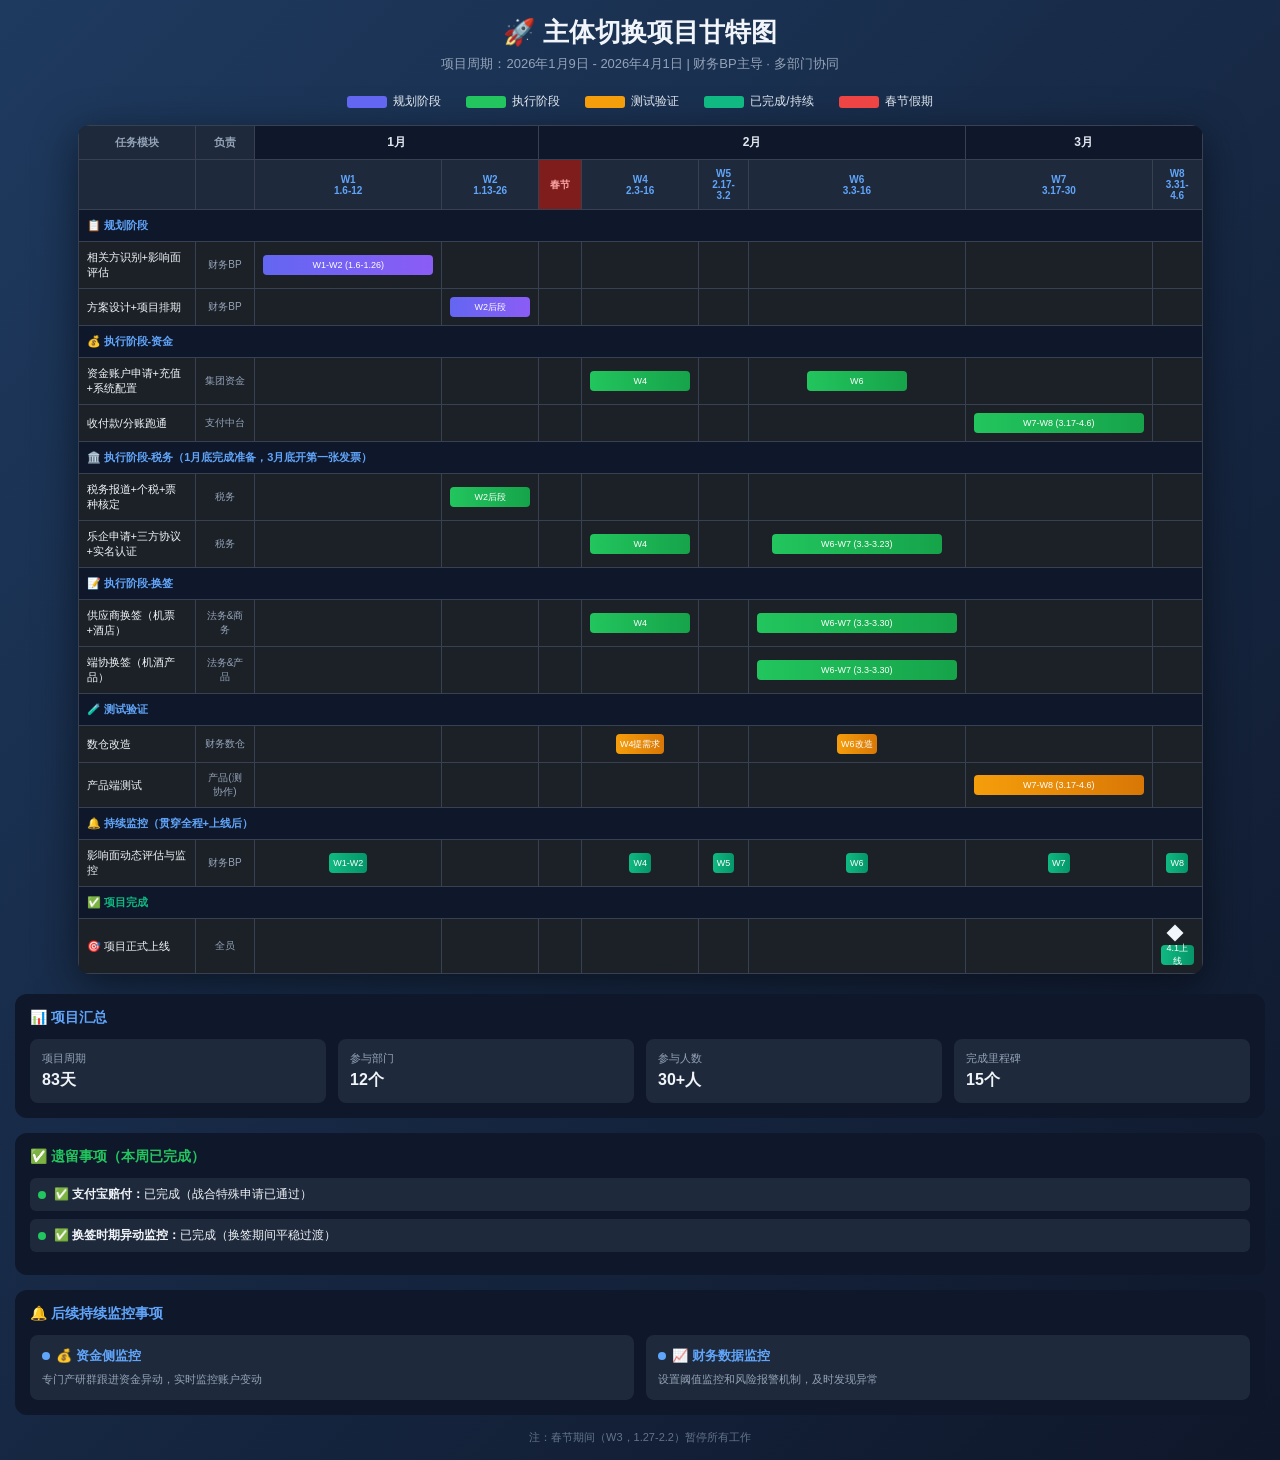
<file: gantt-chart.html>
<!DOCTYPE html>
<html>
<head>
  <meta charset="UTF-8">
  <title>主体切换项目甘特图</title>
  <style>
    * { margin: 0; padding: 0; box-sizing: border-box; }
    body { font-family: -apple-system, BlinkMacSystemFont, 'Segoe UI', Roboto, sans-serif; background: linear-gradient(135deg, #1e3a5f 0%, #0f172a 100%); min-height: 100vh; padding: 15px; }
    .container { max-width: 100%; overflow-x: auto; }
    h1 { color: #f1f5f9; text-align: center; margin-bottom: 5px; font-size: 26px; }
    .subtitle { color: #94a3b8; text-align: center; margin-bottom: 20px; font-size: 13px; }
    .legend { display: flex; justify-content: center; gap: 25px; margin-bottom: 15px; flex-wrap: wrap; }
    .legend-item { display: flex; align-items: center; gap: 6px; color: #e2e8f0; font-size: 12px; }
    .legend-box { width: 40px; height: 12px; border-radius: 3px; }
    .legend-box.planning { background: #6366f1; }
    .legend-box.execution { background: #22c55e; }
    .legend-box.testing { background: #f59e0b; }
    .legend-box.completed { background: #10b981; }
    .legend-box.holiday { background: #ef4444; }
    table { width: 90%; margin: 0 auto; border-collapse: collapse; background: #1c2128; border-radius: 12px; overflow: hidden; box-shadow: 0 10px 40px rgba(0,0,0,0.5); }
    th, td { border: 1px solid #374151; padding: 8px; text-align: center; font-size: 11px; color: #e2e8f0; }
    th { background: #1e293b; color: #94a3b8; font-weight: 600; }
    th.month { background: #0f172a; color: #e2e8f0; font-size: 12px; }
    th.week { color: #60a5fa; font-size: 10px; width: 60px; }
    th.holiday { background: #7f1d1d; color: #fca5a5; }
    td.task { text-align: left; color: #f1f5f9; width: 200px; background: #1c2128; }
    td.owner { color: #94a3b8; width: 90px; font-size: 10px; background: #1c2128; }
    td.phase { background: #0f172a; font-weight: 600; color: #60a5fa; text-align: left; }
    .bar { height: 20px; border-radius: 4px; display: inline-flex; align-items: center; justify-content: center; color: #fff; font-size: 9px; font-weight: 500; padding: 0 4px; }
    .bar.planning { background: linear-gradient(90deg, #6366f1, #8b5cf6); }
    .bar.execution { background: linear-gradient(90deg, #22c55e, #16a34a); }
    .bar.testing { background: linear-gradient(90deg, #f59e0b, #d97706); }
    .bar.completed { background: linear-gradient(90deg, #10b981, #059669); }
    .milestone { display: inline-block; width: 12px; height: 12px; background: #f0f6fc; transform: rotate(45deg); margin-right: 5px; }
    .summary { background: #0f172a; padding: 15px; margin-top: 20px; border-radius: 12px; }
    .summary h3 { color: #60a5fa; margin-bottom: 12px; font-size: 14px; }
    .summary-grid { display: grid; grid-template-columns: repeat(4, 1fr); gap: 12px; }
    .summary-item { background: #1e293b; padding: 12px; border-radius: 8px; }
    .summary-item label { color: #94a3b8; font-size: 11px; display: block; margin-bottom: 4px; }
    .summary-item span { color: #f1f5f9; font-size: 16px; font-weight: 600; }
    .issues { background: #0f172a; padding: 15px; margin-top: 15px; border-radius: 12px; }
    .issues h3 { color: #22c55e; margin-bottom: 12px; font-size: 14px; }
    .issue-item { display: flex; align-items: center; gap: 8px; padding: 8px; background: #1e293b; border-radius: 6px; margin-bottom: 8px; color: #f1f5f9; font-size: 12px; }
    .issue-icon { width: 8px; height: 8px; border-radius: 50%; background: #22c55e; }
    .monitoring { background: #0f172a; padding: 15px; margin-top: 15px; border-radius: 12px; }
    .monitoring h3 { color: #60a5fa; margin-bottom: 12px; font-size: 14px; }
    .monitoring-grid { display: grid; grid-template-columns: repeat(2, 1fr); gap: 12px; }
    .monitoring-item { background: #1e293b; padding: 12px; border-radius: 8px; }
    .monitoring-item h4 { color: #60a5fa; font-size: 13px; margin-bottom: 6px; }
    .monitoring-item p { color: #94a3b8; font-size: 11px; line-height: 1.5; }
    .monitoring-item .monitor-icon { width: 8px; height: 8px; border-radius: 50%; background: #60a5fa; display: inline-block; margin-right: 6px; }
    .footer-note { color: #64748b; text-align: center; margin-top: 15px; font-size: 11px; }
  </style>
</head>
<body>
  <div class="container">
    <h1>🚀 主体切换项目甘特图</h1>
    <p class="subtitle">项目周期：2026年1月9日 - 2026年4月1日 | 财务BP主导 · 多部门协同</p>
    <div class="legend">
      <div class="legend-item"><div class="legend-box planning"></div>规划阶段</div>
      <div class="legend-item"><div class="legend-box execution"></div>执行阶段</div>
      <div class="legend-item"><div class="legend-box testing"></div>测试验证</div>
      <div class="legend-item"><div class="legend-box completed"></div>已完成/持续</div>
      <div class="legend-item"><div class="legend-box holiday"></div>春节假期</div>
    </div>
    <table>
      <tr><th>任务模块</th><th>负责</th><th class="month" colspan="2">1月</th><th class="month" colspan="4">2月</th><th class="month" colspan="4">3月</th></tr>
      <tr><th></th><th></th><th class="week">W1<br>1.6-12</th><th class="week">W2<br>1.13-26</th><th class="week holiday">春节</th><th class="week">W4<br>2.3-16</th><th class="week">W5<br>2.17-3.2</th><th class="week">W6<br>3.3-16</th><th class="week">W7<br>3.17-30</th><th class="week">W8<br>3.31-4.6</th></tr>
      <tr><td class="task phase" colspan="10">📋 规划阶段</td></tr>
      <tr><td class="task">相关方识别+影响面评估</td><td class="owner">财务BP</td><td><span class="bar planning" style="width:170px;">W1-W2 (1.6-1.26)</span></td><td></td><td class="holiday"></td><td></td><td></td><td></td><td></td><td></td></tr>
      <tr><td class="task">方案设计+项目排期</td><td class="owner">财务BP</td><td></td><td><span class="bar planning" style="width:80px;">W2后段</span></td><td class="holiday"></td><td></td><td></td><td></td><td></td><td></td></tr>
      <tr><td class="task phase phase-green" colspan="10">💰 执行阶段-资金</td></tr>
      <tr><td class="task">资金账户申请+充值+系统配置</td><td class="owner">集团资金</td><td></td><td></td><td class="holiday"></td><td><span class="bar execution" style="width:100px;">W4</span></td><td></td><td><span class="bar execution" style="width:100px;">W6</span></td><td></td><td></td></tr>
      <tr><td class="task">收付款/分账跑通</td><td class="owner">支付中台</td><td></td><td></td><td class="holiday"></td><td></td><td></td><td></td><td><span class="bar execution" style="width:170px;">W7-W8 (3.17-4.6)</span></td><td></td></tr>
      <tr><td class="task phase phase-orange" colspan="10">🏛️ 执行阶段-税务（1月底完成准备，3月底开第一张发票）</td></tr>
      <tr><td class="task">税务报道+个税+票种核定</td><td class="owner">税务</td><td></td><td><span class="bar execution" style="width:80px;">W2后段</span></td><td class="holiday"></td><td></td><td></td><td></td><td></td><td></td></tr>
      <tr><td class="task">乐企申请+三方协议+实名认证</td><td class="owner">税务</td><td></td><td></td><td class="holiday"></td><td><span class="bar execution" style="width:100px;">W4</span></td><td></td><td><span class="bar execution" style="width:170px;">W6-W7 (3.3-3.23)</span></td><td></td><td></td></tr>
      <tr><td class="task phase phase-purple" colspan="10">📝 执行阶段-换签</td></tr>
      <tr><td class="task">供应商换签（机票+酒店）</td><td class="owner">法务&商务</td><td></td><td></td><td class="holiday"></td><td><span class="bar execution" style="width:100px;">W4</span></td><td></td><td><span class="bar execution" style="width:200px;">W6-W7 (3.3-3.30)</span></td><td></td><td></td></tr>
      <tr><td class="task">端协换签（机酒产品）</td><td class="owner">法务&产品</td><td></td><td></td><td class="holiday"></td><td></td><td></td><td><span class="bar execution" style="width:200px;">W6-W7 (3.3-3.30)</span></td><td></td><td></td></tr>
      <tr><td class="task phase phase-orange" colspan="10">🧪 测试验证</td></tr>
      <tr><td class="task">数仓改造</td><td class="owner">财务数仓</td><td></td><td></td><td class="holiday"></td><td><span class="bar testing">W4提需求</span></td><td></td><td><span class="bar testing">W6改造</span></td><td></td><td></td></tr>
      <tr><td class="task">产品端测试</td><td class="owner">产品(测协作)</td><td></td><td></td><td class="holiday"></td><td></td><td></td><td></td><td><span class="bar testing" style="width:170px;">W7-W8 (3.17-4.6)</span></td><td></td></tr>
      <tr><td class="task phase phase-green" colspan="10">🔔 持续监控（贯穿全程+上线后）</td></tr>
      <tr><td class="task">影响面动态评估与监控</td><td class="owner">财务BP</td><td><span class="bar completed">W1-W2</span></td><td></td><td class="holiday"></td><td><span class="bar completed">W4</span></td><td><span class="bar completed">W5</span></td><td><span class="bar completed">W6</span></td><td><span class="bar completed">W7</span></td><td><span class="bar completed">W8</span></td></tr>
      <tr><td class="task phase" style="color:#10b981" colspan="10">✅ 项目完成</td></tr>
      <tr><td class="task">🎯 项目正式上线</td><td class="owner">全员</td><td></td><td></td><td class="holiday"></td><td></td><td></td><td></td><td></td><td><span class="milestone"></span><span class="bar completed">4.1上线</span></td></tr>
    </table>
    <div class="summary">
      <h3>📊 项目汇总</h3>
      <div class="summary-grid">
        <div class="summary-item"><label>项目周期</label><span>83天</span></div>
        <div class="summary-item"><label>参与部门</label><span>12个</span></div>
        <div class="summary-item"><label>参与人数</label><span>30+人</span></div>
        <div class="summary-item"><label>完成里程碑</label><span>15个</span></div>
      </div>
    </div>
    <div class="issues">
      <h3>✅ 遗留事项（本周已完成）</h3>
      <div class="issue-item"><div class="issue-icon"></div><span><strong>✅ 支付宝赔付：</strong>已完成（战合特殊申请已通过）</span></div>
      <div class="issue-item"><div class="issue-icon"></div><span><strong>✅ 换签时期异动监控：</strong>已完成（换签期间平稳过渡）</span></div>
    </div>
    <div class="monitoring">
      <h3>🔔 后续持续监控事项</h3>
      <div class="monitoring-grid">
        <div class="monitoring-item"><h4><span class="monitor-icon"></span>💰 资金侧监控</h4><p>专门产研群跟进资金异动，实时监控账户变动</p></div>
        <div class="monitoring-item"><h4><span class="monitor-icon"></span>📈 财务数据监控</h4><p>设置阈值监控和风险报警机制，及时发现异常</p></div>
      </div>
    </div>
    <p class="footer-note">注：春节期间（W3，1.27-2.2）暂停所有工作</p>
  </div>
</body>
</html>
</file>
